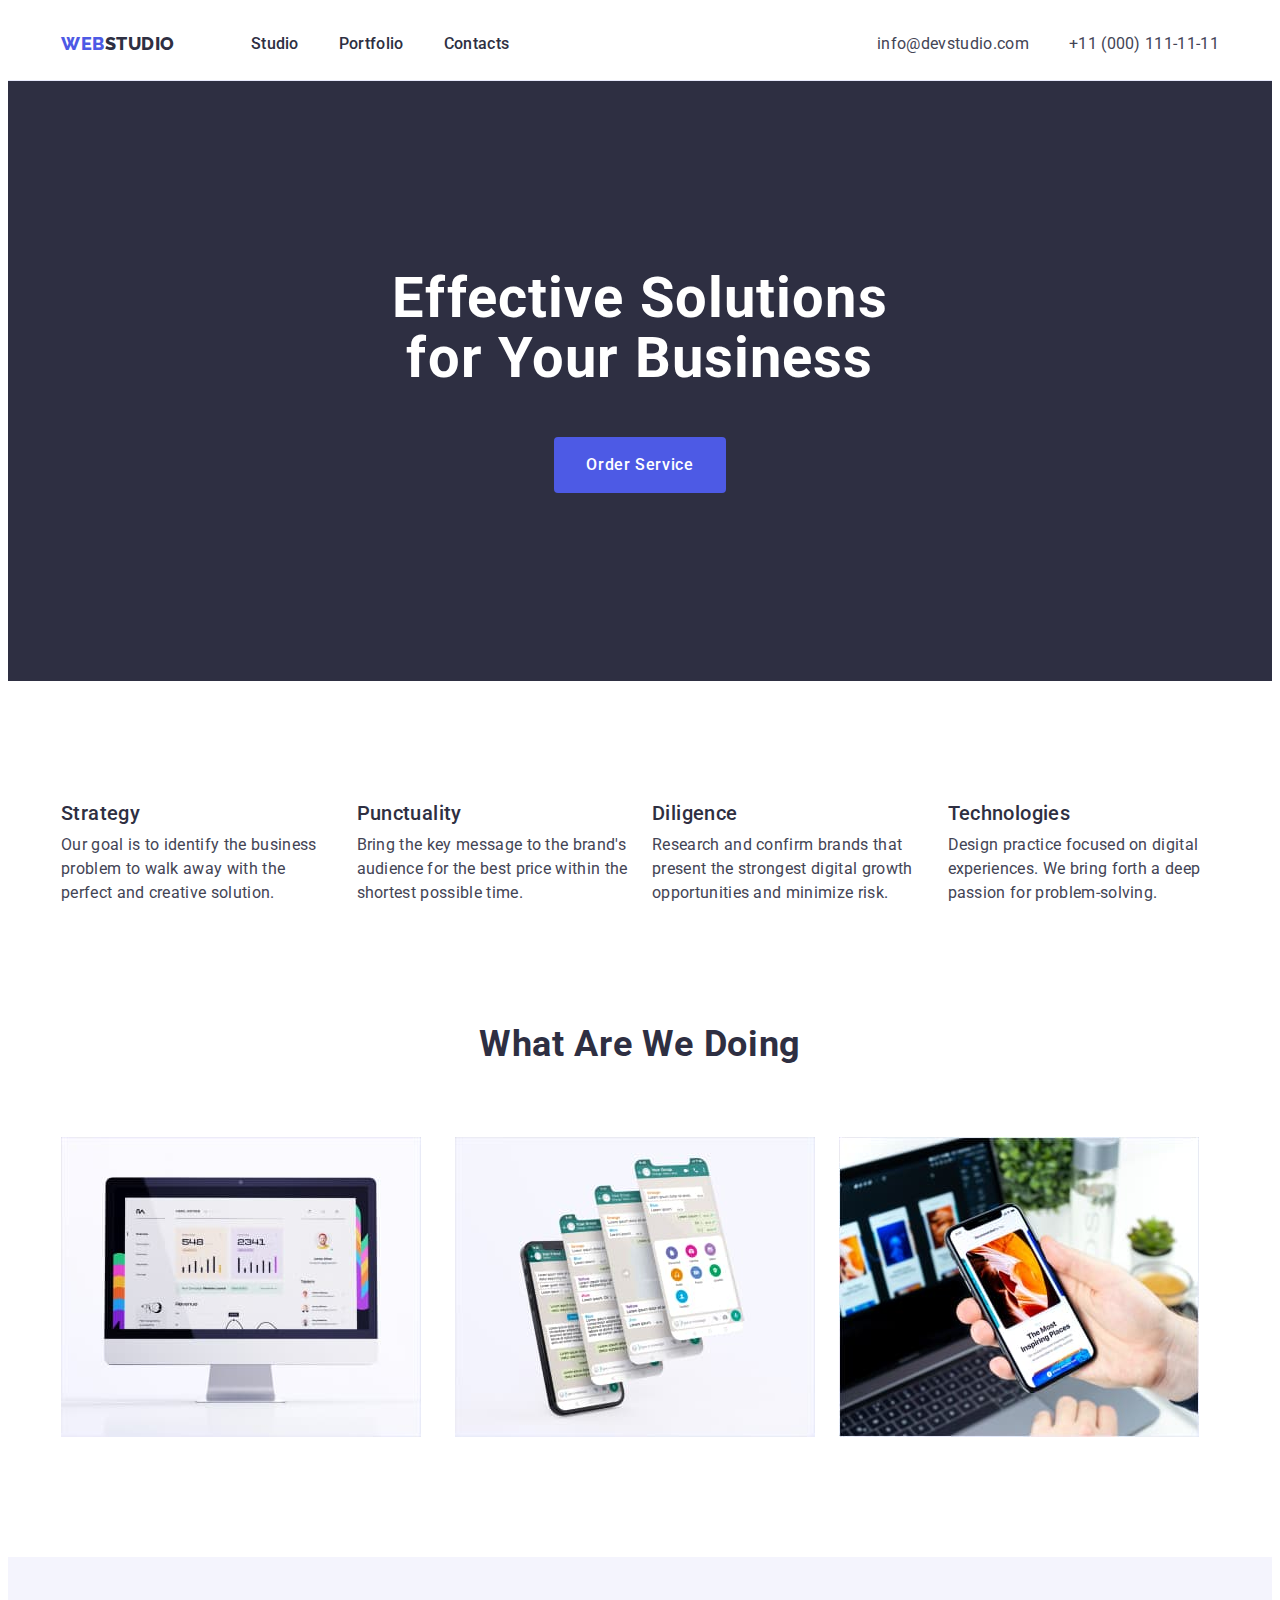
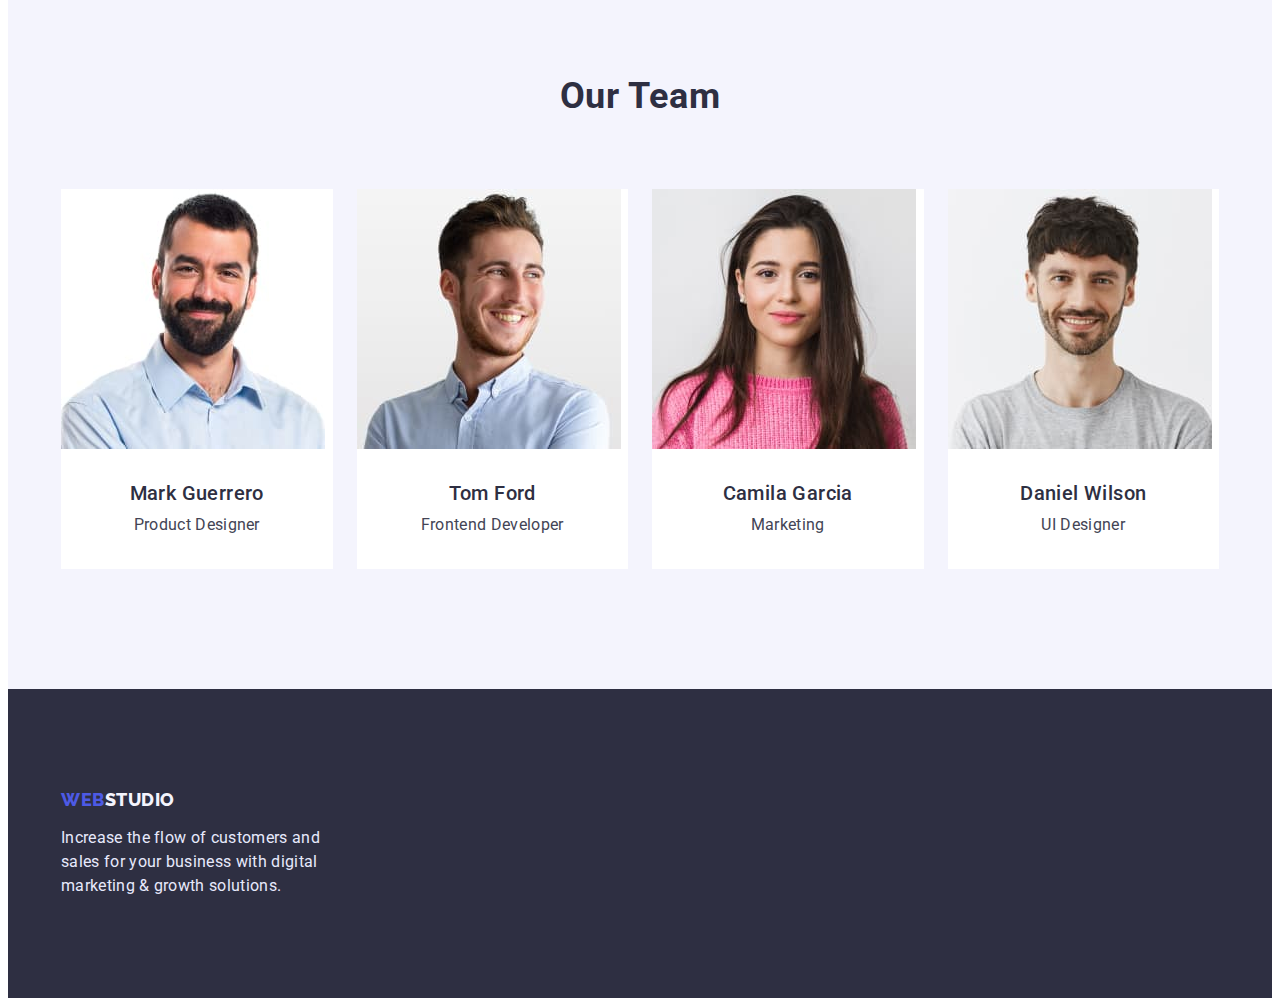
<file: index.html>
<!DOCTYPE html>
<html lang="en">
  <head>
    <meta charset="UTF-8" />
    <meta http-equiv="X-UA-Compatible" content="IE=edge" />
    <meta name="viewport" content="width=device-width, initial-scale=1.0" />
    <title>WebStudio</title>
    <link rel="preconnect" href="https://fonts.googleapis.com" />
    <link rel="preconnect" href="https://fonts.gstatic.com" crossorigin />
    <link
      href="https://fonts.googleapis.com/css2?family=Raleway:wght@800&family=Roboto:wght@400;500;700&display=swap"
      rel="stylesheet"
    />
    <link
      rel="stylesheet"
      href="https://cdnjs.cloudflare.com/ajax/libs/modern-normalize/1.1.0/modern-normalize.min.css"
      integrity="sha512-wpPYUAdjBVSE4KJnH1VR1HeZfpl1ub8YT/NKx4PuQ5NmX2tKuGu6U/JRp5y+Y8XG2tV+wKQpNHVUX03MfMFn9Q=="
      crossorigin="anonymous"
      referrerpolicy="no-referrer"
    />
    <link rel="stylesheet" href="./css/styles.css" />
  </head>
  <body class="pages">
    <!-- шапка -->
    <header class="header">
      <div class="container header-container">
        <nav class="header-navigation">
          <a href="./index.html" class="logo link"
            >Web<span class="logo-studio">Studio</span></a
          >
          <ul class="header-list list">
            <li class="header-item">
              <a class="header-link link" href="./index.html">Studio</a>
            </li>
            <li class="header-item">
              <a class="header-link link" href="./portfolio.html">Portfolio</a>
            </li>
            <li class="header-item">
              <a class="header-link link" href="">Contacts</a>
            </li>
          </ul>
        </nav>
      <address class="address">
          <ul class="address-list list">
            <li class="address-item">
              <a class="address-link link" href="mailto:info@devstudio.com"
                >info@devstudio.com</a
              >
            </li>
            <li class="address-item">
              <a class="address-link link" href="tel:+110001111111"
                >+11 (000) 111-11-11</a
              >
            </li>
          </ul>
        </div>
      </address>
    </header>
    <main>
      <!-- секція 1- герой -->
      <section class="hero">
        <div class="container hero-container">
          <h1 class="hero-title">Effective Solutions for Your Business</h1>
          <button type="button" class="hero-button">Order Service</button>
        </div>
      </section>
      <!-- секція 2 -->
      <section class="advantages">
          <h2 hidden class="advantages-title">Advantages</h2>
          <div class="container advantages-container">
          <ul class="advantages-list list">
            <li class="advantages-item">
              <h3 class="advantages-list-title title">Strategy</h3>
              <p class="advantages-text text">
                Our goal is to identify the business problem to walk away with
                the perfect and creative solution.
              </p>
            </li>
            <li class="advantages-item">
              <h3 class="advantages-list-title title">Punctuality</h3>
              <p class="advantages-text text">
                Bring the key message to the brand's audience for the best price
                within the shortest possible time.
              </p>
            </li>
            <li class="advantages-item">
              <h3 class="advantages-list-title title">Diligence</h3>
              <p class="advantages-text text">
                Research and confirm brands that present the strongest digital
                growth opportunities and minimize risk.
              </p>
            </li>
            <li class="advantages-item">
              <h3 class="advantages-list-title title">Technologies</h3>
              <p class="advantages-text text">
                Design practice focused on digital experiences. We bring forth a
                deep passion for problem-solving.
              </p>
            </li>
          </ul>
        </div>
      </section>
      <!-- секція 3 -->
      <section class="examples">
        <div class="container">
          <h2 class="examples-title">What are we doing</h2>
          <ul class="examples-list list">
            <li class="examples-item">
              <img src="./images/img-1.jpg" alt="computer" width="360" />
            </li>
            <li>
              <img src="./images/img-2.jpg" alt="mobile phone" width="360" />
            </li>
            <li>
              <img
                src="./images/img-3.jpg"
                alt="mobile phone on hand"
                width="360"
              />
            </li>
          </ul>
        </div>
      </section>
      <!-- секція 4 -->
      <section class="team">
        <div class="container">
          <h2 class="team-title">Our Team</h2>
          <ul class="team-list list">
            <li class="team-item">
              <img src="./images/img-4.jpg" alt="photo" class="team-img" width="264" />
              <div class="team-wrap">
                <h3 class="team-list-title title">Mark Guerrero</h3>
                <p class="team-text text">Product Designer</p>
              </div>
            </li>
            <li class="team-item">
              <img src="./images/img-5.jpg" alt="photo" class="team-img" width="264" />
              <div class="team-wrap">
              <h3 class="team-list-title title">Tom Ford</h3>
              <p class="team-text text">Frontend Developer</p>
            </div>
            </li>
            <li class="team-item">
              <img src="./images/img-6.jpg" alt="photo" class="team-img" width="264" />
              <div class="team-wrap">
              <h3 class="team-list-title title">Camila Garcia</h3>
              <p class="team-text text">Marketing</p>
              </div>
            </li>
            <li class="team-item">
              <img src="./images/img-7.jpg" alt="photo" class="team-img" width="264" />
              <div class="team-wrap">
                <h3 class="team-list-title title">Daniel Wilson</h3>
                <p class="team-text text">UI Designer</p>
              </div>
            </li>
          </ul>
        </div>
      </section>
    </main>
    <!-- підвал -->
    <footer class="footer">
      <div class="container">
        <a href="./index.html" class="logo-footer link"
          >Web<span class="logo-footer-studio">Studio</span></a
        >
        <p class="footer-text text">
          Increase the flow of customers and sales for your business with
          digital marketing & growth solutions.
        </p>
      </div>
    </footer>
  </body>
</html>
</file>
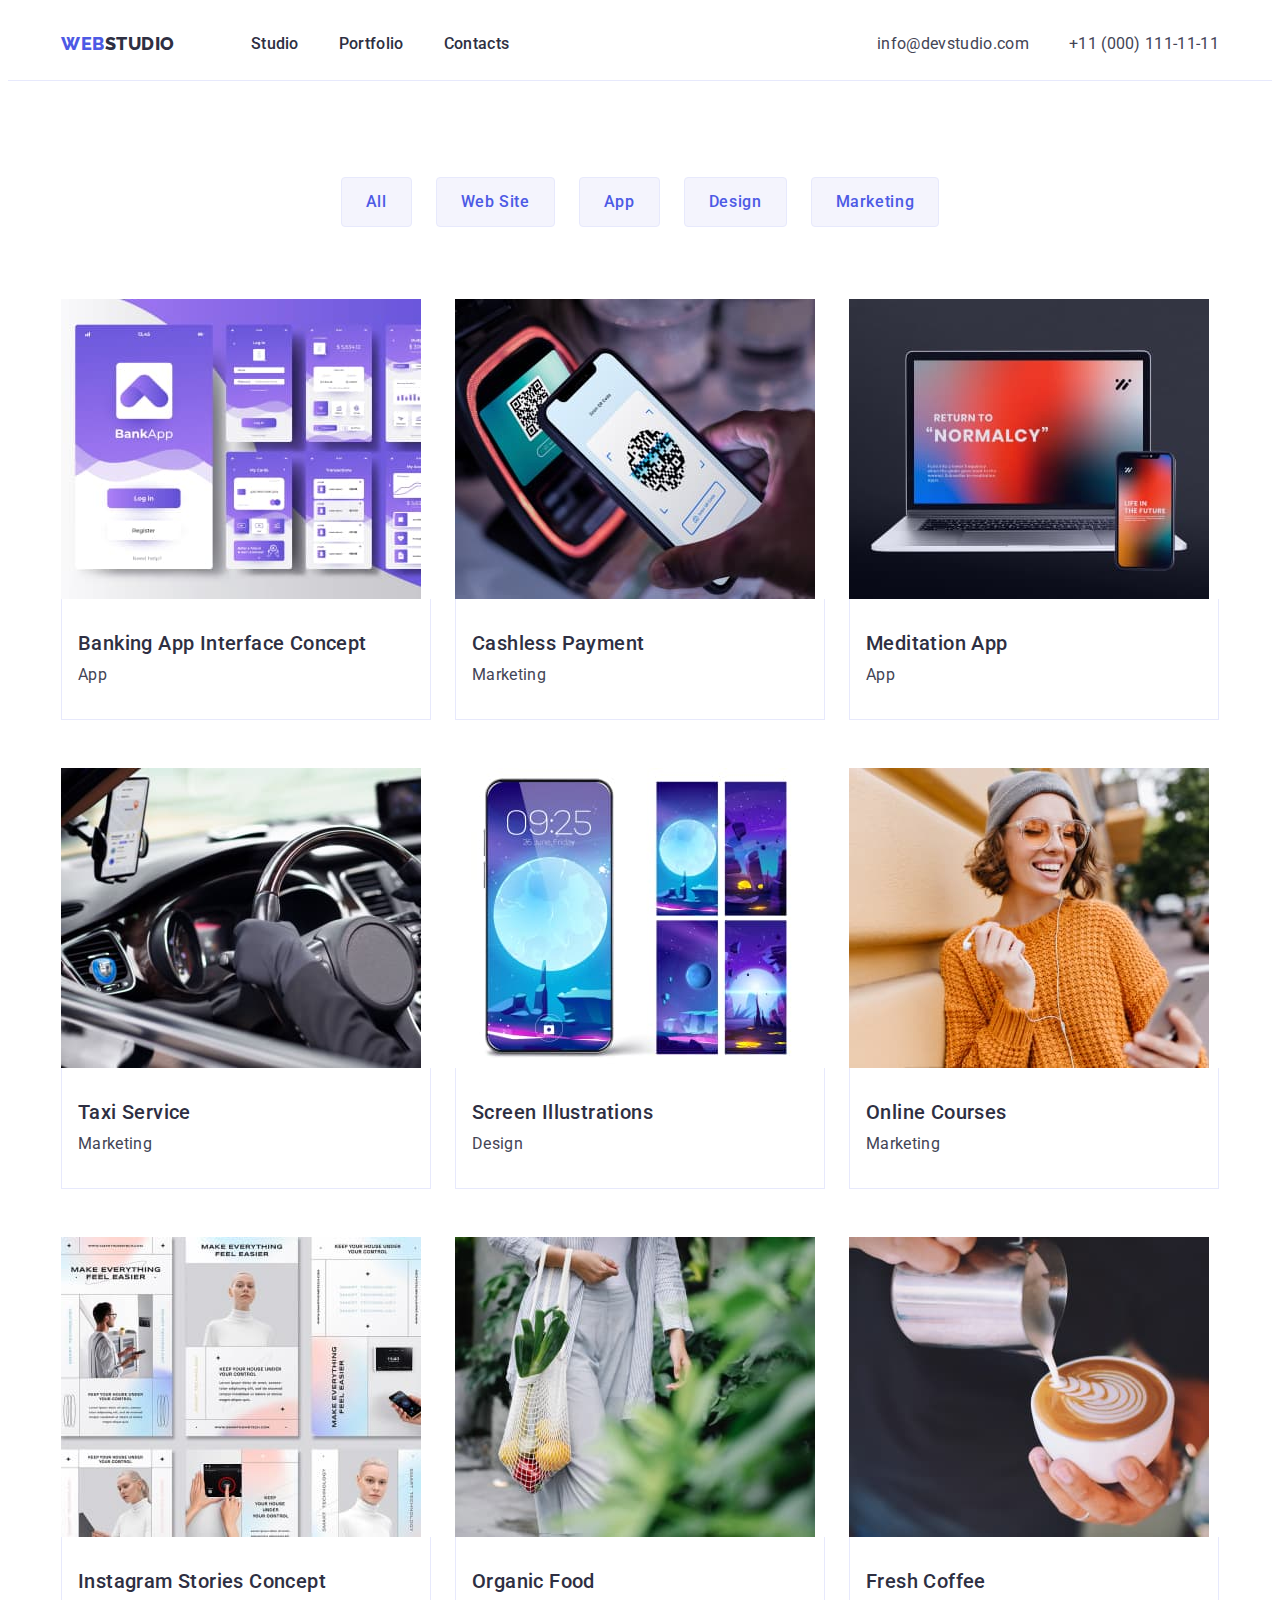
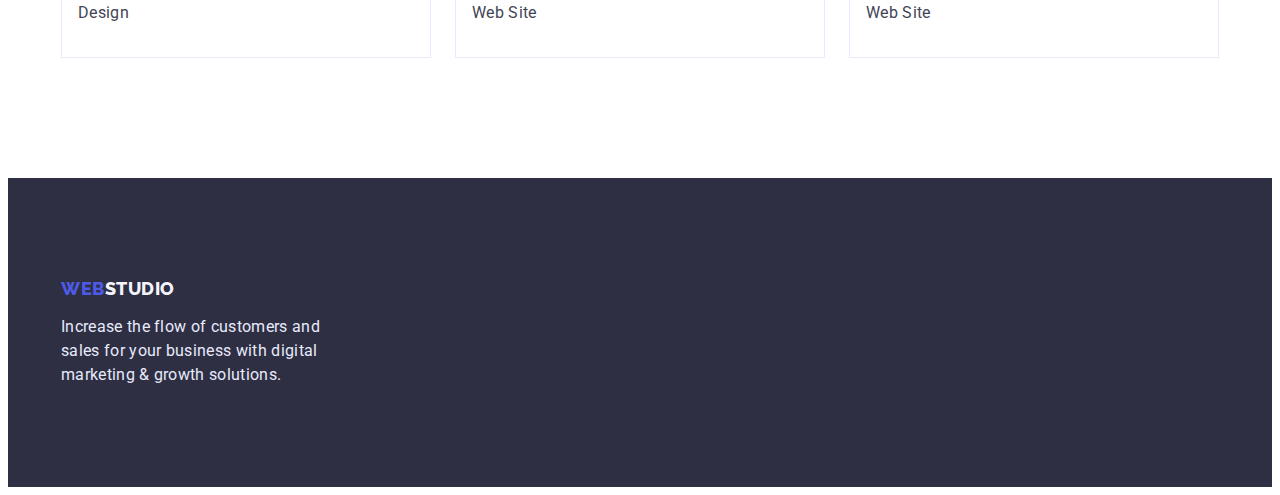
<file: portfolio.html>
<!DOCTYPE html>
<html lang="en">
  <head>
    <meta charset="UTF-8" />
    <meta http-equiv="X-UA-Compatible" content="IE=edge" />
    <meta name="viewport" content="width=device-width, initial-scale=1.0" />
    <title>Portfolio</title>
    <link rel="preconnect" href="https://fonts.googleapis.com" />
    <link rel="preconnect" href="https://fonts.gstatic.com" crossorigin />
    <link
      href="https://fonts.googleapis.com/css2?family=Raleway:wght@800&family=Roboto:wght@400;500;700&display=swap"
      rel="stylesheet"
    />
    <link
      rel="stylesheet"
      href="https://cdnjs.cloudflare.com/ajax/libs/modern-normalize/1.1.0/modern-normalize.min.css"
      integrity="sha512-wpPYUAdjBVSE4KJnH1VR1HeZfpl1ub8YT/NKx4PuQ5NmX2tKuGu6U/JRp5y+Y8XG2tV+wKQpNHVUX03MfMFn9Q=="
      crossorigin="anonymous"
      referrerpolicy="no-referrer"
    />
    <link rel="stylesheet" href="./css/styles.css" />
  </head>
  <body>
    <!-- шапка -->
    <header class="header">
      <div class="container header-container">
        <nav class="header-navigation">
          <a href="./index.html" class="logo link"
            >Web<span class="logo-studio">Studio</span></a
          >
          <ul class="header-list list">
            <li class="header-item">
              <a class="header-link link" href="./index.html">Studio</a>
            </li>
            <li class="header-item">
              <a class="header-link link" href="./portfolio.html">Portfolio</a>
            </li>
            <li class="header-item">
              <a class="header-link link" href="">Contacts</a>
            </li>
          </ul>
        </nav>
      <address class="address">
          <ul class="address-list list">
            <li class="address-item">
              <a class="address-link  link" href="mailto:info@devstudio.com"
                >info@devstudio.com</a
              >
            </li>
            <li class="address-item">
              <a class="address-link link" href="tel:+110001111111"
                >+11 (000) 111-11-11</a
              >
            </li>
          </ul>
        </div>
      </address>
    </header>
    <main>
      <!-- main-->
      <section class="portfolio">
        <div class="container">
          <h1 class="portfolio-primary-title" hidden>Portfolio</h1>
          <ul class="portfolio-list list">
            <li class="portfolio-item">
              <button type="button" class="portfolio-button">All</button>
            </li>
            <li class="portfolio-item">
              <button type="button" class="portfolio-button">Web Site</button>
            </li>
            <li class="portfolio-item">
              <button type="button" class="portfolio-button">App</button>
            </li>
            <li class="portfolio-item">
              <button type="button" class="portfolio-button">Design</button>
            </li>
            <li class="portfolio-item">
              <button type="button" class="portfolio-button">Marketing</button>
            </li>
          </ul>
        </div>
        <div class="container work-container">
          <ul class="work-list list">
            <li class="work-item">
              <a href="" class="work-link link">
                <img
                  width="360"
                  height="300"
                  src="./images/img-p1.jpg"
                  alt="bank app"
                />
                <div class="work-wrap">
                  <h2 class="work-title title">Banking App Interface Concept</h2>
                  <p class="work-text text">App</p>
                </div>
              </a>
            </li>
            <li class="work-item">
              <a href="" class="work-link link">
                <img
                  width="360"
                  height="300"
                  src="./images/img-p2.jpg"
                  alt="phon"
                />
                <div class="work-wrap">
                  <h2 class="work-title title">Cashless Payment</h2>
                  <p class="work-text text">Marketing</p>
                </div>
              </a>
            </li>
            <li class="work-item">
              <a href="" class="work-link link">
                <img
                  width="360"
                  height="300"
                  src="./images/img-p3.jpg"
                  alt="laptop"
                />
                <div class="work-wrap">
                  <h2 class="work-title title">Meditation App</h2>
                  <p class="work-text text">App</p>
                </div>
              </a>
            </li>
            <li class="work-item">
              <a href="" class="work-link link">
                <img
                  width="360"
                  height="300"
                  src="./images/img-p4.jpg"
                  alt="car"
                />
                <div class="work-wrap">
                  <h2 class="work-title title">Taxi Service</h2>
                  <p class="work-text text">Marketing</p>
                </div>
              </a>
            </li>
            <li class="work-item">
              <a href="" class="work-link link">
                <img
                  width="360"
                  height="300"
                  src="./images/img-p5.jpg"
                  alt="mobile phone"
                />
                <div class="work-wrap">
                  <h2 class="work-title title">Screen Illustrations</h2>
                  <p class="work-text text">Design</p>
                </div>
              </a>
            </li>
            <li class="work-item">
              <a href="" class="work-link link">
                <img
                  width="360"
                  height="300"
                  src="./images/img-p6.jpg"
                  alt="girl"
                />
                <div class="work-wrap">
                  <h2 class="work-title title">Online Courses</h2>
                  <p class="work-text text">Marketing</p>
                </div>
              </a>
            </li>
            <li class="work-item">
              <a href="" class="work-link link">
                <img
                  width="360"
                  height="300"
                  src="./images/img-p7.jpg"
                  alt="instagrame stories"
                />
                <div class="work-wrap">
                  <h2 class="work-title title">Instagram Stories Concept</h2>
                  <p class="work-text text">Design</p>
                </div>
              </a>
            </li>
            <li class="work-item">
              <a href="" class="work-link link">
                <img
                  width="360"
                  height="300"
                  src="./images/img-p8.jpg"
                  alt="food"
                />
                <div class="work-wrap">
                  <h2 class="work-title title">Organic Food</h2>
                  <p class="work-text text">Web Site</p>
                </div>
              </a>
            </li>
            <li class="work-item">
              <a href="" class="work-link link">
                <img
                  width="360"
                  height="300"
                  src="./images/img-p9.jpg"
                  alt="cofee"
                />
                <div class="work-wrap">
                  <h2 class="work-title title">Fresh Coffee</h2>
                  <p class="work-text text">Web Site</p>
                </div>
              </a>
            </li>
          </ul>
        </div>
      </section>
    </main>
    <!-- футер -->
    <footer class="footer">
      <div class="container">
        <a href="./index.html" class="logo-footer link"
          >Web<span class="logo-footer-studio">Studio</span></a
        >
        <p class="footer-text text">
          Increase the flow of customers and sales for your business with
          digital marketing & growth solutions.
        </p>
      </div>
    </footer>
  </body>
</html>
</file>
<file: css/styles.css>
:root {
  --primary-text-color: #434455;
  --title-text-color: #2e2f42;
  --footer-text-cololr: #e7e9fc;
  --focus-text-color: #4d5ae5;
  --primary-bg-color: #ffffff;
  --button-bg-cololr: #f4f4fd;
  --hover-focus-color: #404bbf;
}
body {
  background-color: var(--primary-bg-color);
  color: var(--primary-text-color);
  font-family: Roboto, sans-serif;
  letter-spacing: 0.02em;
}

.list {
  margin: 0;
  padding: 0;
  list-style: none;
}
h1,
h2,
h3,
h4,
h5,
h6,
p {
  margin: 0;
  padding: 0;
}
img{
  display: block;
  max-width: 100%;
}
.container {
  /* outline: 2px solid tomato; */
  width: 1158px;
  margin: 0 auto;
  padding-left: 15px;
  padding-right: 15px;
}

.link {
  text-decoration: none;
}
.title {
  color: var(--title-text-color);
  font-weight: 500;
  font-size: 20px;
  line-height: 1.2;
  letter-spacing: 0.02em;
  margin-bottom: 8px;
}
.text {
  font-size: 16px;
  line-height: 1.5;
  letter-spacing: 0.02em;
}
/*======================================header=============================*/

.header {
  padding-top: 24px;
  padding-bottom: 24px;
  border-bottom: 1px solid #E7E9FC;
 
}

.header-container{
  display: flex;
  
}

.header-navigation {
  display: flex;
  align-items: center;
  margin-right: auto;
 
}
.logo {
  color: var(--focus-text-color);
  font-family: "Raleway", sans-serif;
  font-weight: 800;
  font-size: 18px;
  line-height: 1.17;
  letter-spacing: 0.03em;
  text-decoration: none;
  text-transform: uppercase;
  margin-right: 76px;
}
.logo-studio {
  color: var(--title-text-color);
}
.header-list {
  font-weight: 500;
  font-size: 16px;
  line-height: 1.5;
  letter-spacing: 0.02em;

  display: flex;
  gap: 40px;
  
  
}

.header-item {
}

.header-link {
  color: var(--title-text-color);

}
.header-link:hover,
.header-link:focus {
  color: var(--hover-focus-color);
}
.address {
  font-style: normal;
}

.address-list {
  display: flex;
  gap: 40px;
}
.address-item {
  
}
.address-link {
  color: var(--primary-text-color);
  font-size: 16px;
  line-height: 1.5;
  letter-spacing: 0.02em;
}
.address-link:hover,
.address-link:focus {
  color: var(--hover-focus-color);
}
/* ===========herro============= */
.hero {
  background-color: var(--title-text-color);
  padding-top: 188px;
  padding-bottom: 188px;
  text-align: center;
  
}
.hero-container{
}
.hero-title {
  color: var(--primary-bg-color);
  font-size: 56px;
  line-height: 1.07;
  letter-spacing: 0.02em;
  
  max-width: 497px;
  text-align: center;
  margin: 0 auto;
  margin-bottom: 48px;
}
.hero-button {
  
  color: var(--primary-bg-color);
  background-color: var(--focus-text-color);
  font-family: "Roboto", sans-serif;
  font-weight: 500;
  font-size: 16px;
  line-height: 1.5;
  align-items: center;
  letter-spacing: 0.04em;
  cursor: pointer;
  padding: 16px 32px;
  min-width: 169px;

  display: inline-block;
  border-radius: 4px;
  border: none;
}
.hero-button:hover,
.hero-button:focus {
  background-color: var(--hover-focus-color);
}
/* =====================advantages========== */
.advantages {
  padding-top: 120px;
  padding-bottom: 120px;
 
}
.advantages-title {
 
}
.advantages-container{
 
}
.advantages-list {
  display: flex;
  gap: 24px;
}

.advantages-item {
  width: calc((100% - 72px) /4 );

}
.advantages-list-title {
}
.advantages-text {
 
}
/* ==============================examples=============== */
.examples {
  padding-bottom: 120px;
}
.examples-title {
  color: var(--title-text-color);
  font-size: 36px;
  line-height: 1.11;
  letter-spacing: 0.02em;
  text-align: center;
  text-transform: capitalize;
  margin-bottom: 72px;
}
.examples-list {
  display: flex;
  gap: 24px;
}
.examples-item {
  width: calc(( 100% - 48px) /3 );
}
/* ====================team===================== */
.team {
  background-color: var(--button-bg-cololr);
  padding-top: 120px;
  padding-bottom: 120px;
}
.container-team {
}
.team-title {
  color: var(--title-text-color);
  font-size: 36px;
  line-height: 1.11;
  letter-spacing: 0.02em;
  text-align: center;
  text-transform: capitalize;
  margin-bottom: 72px;
}
.team-list {
  display: flex;
  gap: 24px;
  

}
.team-item {
  background-color: var(--primary-bg-color);
  width: calc(( 100% - 72px ) /4);
  /* padding-bottom: 32px; */
}
.team-img{
  /* margin-bottom: 32px; */
}
.team-wrap{
  padding: 32px 0;
}
.team-list-title {
  text-align: center;
  margin-bottom: 8px;
}
.team-text {
  text-align: center;
}
/* ======================portfolio=============== */
.portfolio {
  padding-top: 96px;
  padding-bottom: 120px;
}
.portfolio-primary-title {
}

.portfolio-list {
  margin-bottom: 72px;
  display: flex;
  justify-content: center;
  gap: 24px;
}
.portfolio-item {

}
.portfolio-button {

  font-family: "Roboto", sans-serif;
  font-weight: 500;
  font-size: 16px;
  line-height: 1.5;
  letter-spacing: 0.04em;
  color: var(--focus-text-color);
  background-color: var(--button-bg-cololr);
  cursor: pointer;
  padding: 12px 24px;

  border-radius: 4px;
  border: 1px solid #E7E9FC;
}
.portfolio-button:hover,
.portfolio-button:focus {
  color: var(--primary-bg-color);
  background-color: var(--hover-focus-color);
}
.work-list {
  display: flex;
  flex-wrap: wrap;
  gap: 48px 24px;
}
.work-item{
  width: calc(( 100% - 48px) /3);


}
.work-wrap{
padding:32px 0 32px 16px;
border-left: 1px solid #E7E9FC;
border-right: 1px solid #E7E9FC;
border-bottom: 1px solid #E7E9FC;
}
.work-text {
  color: var(--primary-text-color);
}

/* ===========footer=============== */
.footer {
  background-color: var(--title-text-color);
  padding-bottom: 100px;
  padding-top: 100px;
}
.logo-footer{
  color: var(--focus-text-color);
  font-family: "Raleway", sans-serif;
  font-weight: 800;
  font-size: 18px;
  line-height: 1.17;
  letter-spacing: 0.03em;
  text-decoration: none;
  text-transform: uppercase;
}

.logo-footer-studio {
  color: var(--button-bg-cololr);
}
.footer-text {
  color: var(--footer-text-cololr);
  margin-top: 16px;
  max-width: 264px;
}
</file>
